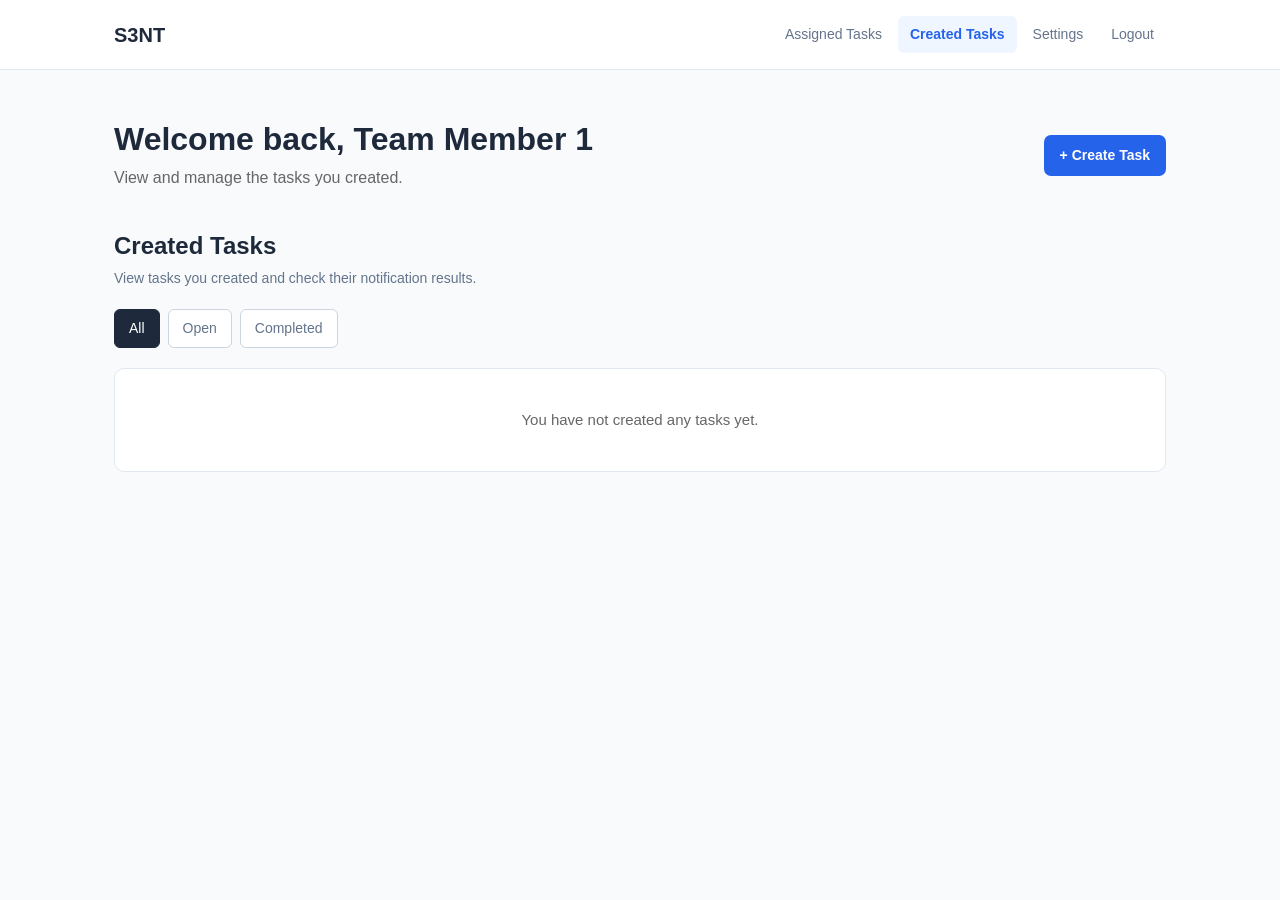
<file: frontend/created-tasks.html>
<!DOCTYPE html>
<html lang="en">
<head>
<meta charset="UTF-8">
<meta name="viewport" content="width=device-width, initial-scale=1.0">
<title>Created Tasks | S3NT</title>
<link rel="stylesheet" href="css/style.css">
</head>
<body>

<header class="navbar">

<div class="navbar-container">
    
<a href="dashboard.html" class="logo">S3NT</a>
<nav class="nav-links">
<a href="dashboard.html" class="nav-link">Assigned Tasks</a>
<a href="created-tasks.html" class="nav-link active">Created Tasks</a>
<a href="settings.html" class="nav-link">Settings</a>
<button id="logout-button" class="nav-link logout-button" type="button">Logout</button>

</nav>

</div>

</header>

<main class="dashboard-container">

<section class="dashboard-header">

<div>

<h1>Welcome back, <span id="user-name">User</span></h1>
<p>View and manage the tasks you created.</p>

</div>
<button id="create-task-button" class="primary-button" type="button">+ Create Task</button>

</section>

<section class="tasks-section">

<div class="section-header">
<div>

<h2>Created Tasks</h2>
<p>View tasks you created and check their notification results.</p>

</div>

</div>

<div class="task-filters">

<button class="filter-button active" data-filter="all" type="button">All</button>
<button class="filter-button" data-filter="open" type="button">Open</button>
<button class="filter-button" data-filter="complete" type="button">Completed</button>

</div>

<div id="task-list" class="task-list"></div>

<button id="load-more" type="button">Load More</button>

<div id="live-region" aria-live="polite"></div>

</section>

</main>

<!-- Notification Outcome Modal -->
<div id="notification-modal" class="modal hidden">
    <div class="modal-content notification-modal-content">

        <div class="modal-header">
            <div>
                <h2>Notification Outcome</h2>
                <p>View the email notification result for this task.</p>
            </div>

            <button
                id="close-notification-modal"
                class="close-button"
                type="button"
            >
                &times;
            </button>
        </div>

        <div class="notification-result">
            <p id="notification-status"></p>
        </div>

        <div class="modal-actions">
            <button
                id="close-notification-button"
                class="secondary-button"
                type="button"
            >
                Close
            </button>
        </div>

    </div>
</div>

<script src="js/auth.js"></script>

<script src="js/created-tasks.js"></script>

</body>

</html>
</file>
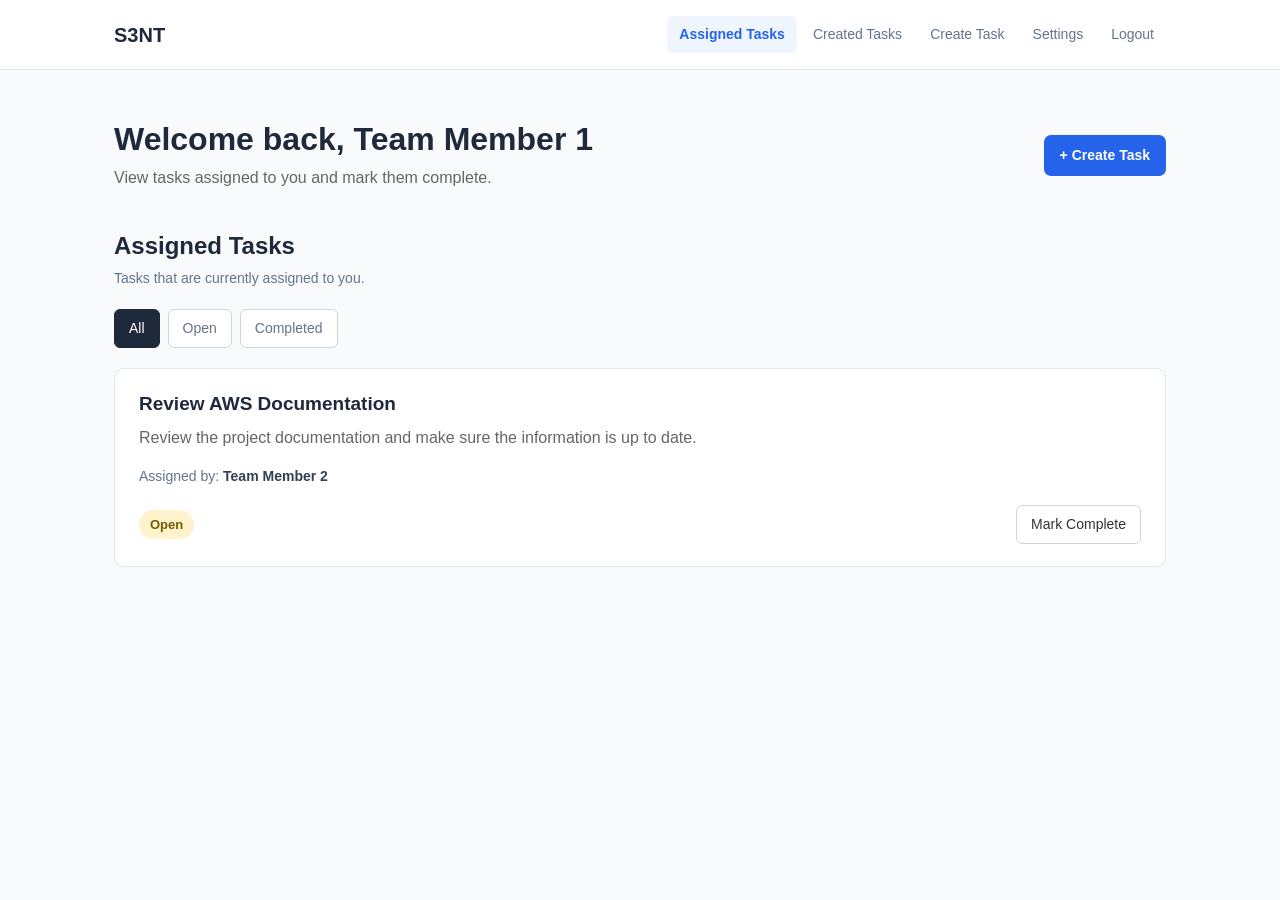
<file: frontend/dashboard.html>
<!DOCTYPE html>
<html lang="en">
<head>
    <meta charset="UTF-8">
    <meta name="viewport" content="width=device-width, initial-scale=1.0">
    <title>Assigned Tasks | S3NT</title>
    <link rel="stylesheet" href="css/style.css">
</head>
<body>

    <!-- Navigation Bar -->
    <header class="navbar">
        <div class="navbar-container">
            <a href="dashboard.html" class="logo">S3NT</a>

            <nav class="nav-links">
                <a href="dashboard.html" class="nav-link active">Assigned Tasks</a>
                <a href="created-tasks.html" class="nav-link">Created Tasks</a>
                <a href="#" id="nav-create-task" class="nav-link">Create Task</a>
                <a href="settings.html" class="nav-link">Settings</a>
                <button id="logout-button" class="nav-link logout-button" type="button">Logout</button>
            </nav>
        </div>
    </header>

    <main class="dashboard-container">

        <!-- Dashboard Header -->
        <section class="dashboard-header">
            <div>
                <h1>Welcome back, <span id="user-name">User</span></h1>
                <p>View tasks assigned to you and mark them complete.</p>
            </div>

            <button id="create-task-button" class="primary-button" type="button">
                + Create Task
            </button>
        </section>

        <div id="live-region" aria-live="polite"></div>


        <!-- Assigned Tasks -->
        <section class="tasks-section">
            <div class="section-header">
                <div>
                    <h2>Assigned Tasks</h2>
                    <p>Tasks that are currently assigned to you.</p>
                </div>
            </div>

            <!-- Task Filters -->
            <div class="task-filters">
                <button class="filter-button active" data-filter="all" type="button">All</button>
                <button class="filter-button" data-filter="open" type="button">Open</button>
                <button class="filter-button" data-filter="complete" type="button">Completed</button>
            </div>

            <!-- Task List -->
            <div id="task-list" class="task-list"></div>
            <!-- Load More Button -->
            <button id="load-more" class="secondary-button" type="button">
                Load more
            </button>
        </section>
    </main>

    <!-- Create Task Modal -->
    <div id="create-task-modal" class="modal hidden">
        <div class="modal-content">
            <div class="modal-header">
                <div>
                    <h2>Create Task</h2>
                    <p>Create a task and assign it to a team member.</p>
                </div>

                <button id="close-modal-button" class="close-button" type="button">&times;</button>
            </div>

            <form id="create-task-form">
                <div class="form-group">
                    <label for="task-title">Title</label>
                    <input type="text" id="task-title" name="title" placeholder="Enter task title">
                    <p id="title-error" class="field-error"></p>
                </div>

                <div class="form-group">
                    <label for="task-details">Description</label>
                    <textarea id="task-details" name="description" rows="6" placeholder="Describe the task"></textarea>
                    <p id="description-error" class="field-error"></p>
                </div>

                <div class="form-group">
                    <label for="assignee">Assignee</label>
                    <select id="assignee" name="assignee">
                        <option value="">Select a team member</option>
                    </select>
                    <p id="assignee-error" class="field-error"></p>
                </div>

                <div class="modal-actions">
                    <button type="button" id="cancel-task-button" class="secondary-button">Cancel</button>
                    <button type="submit" class="primary-button">Create Task</button>
                </div>
            </form>
        </div>
    </div>

    <script src="js/auth.js"></script>
    <script src="js/dashboard.js"></script>
</body>
</html>
</file>
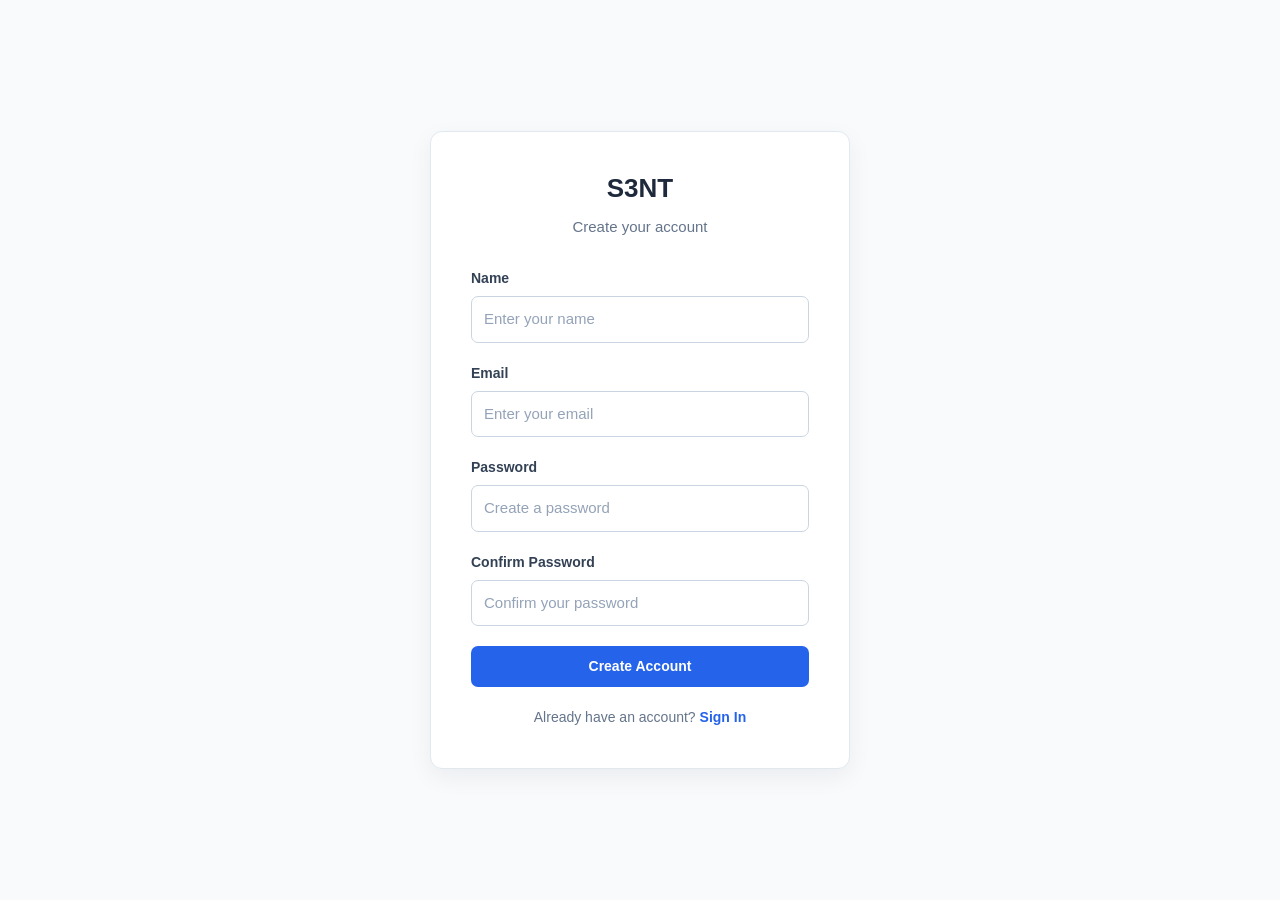
<file: frontend/signup.html>
<!DOCTYPE html>
<html lang="en">
<head>
    <meta charset="UTF-8">
    <meta name="viewport" content="width=device-width, initial-scale=1.0">
    <title>Sign Up | S3NT</title>

    <link rel="stylesheet" href="css/style.css">
</head>
<body>
    <main class="auth-container">
        <section class="auth-card">
            <h1>S3NT</h1>
            <p class="subtitle">Create your account</p>

            <form id="signup-form">
                <div class="form-group">
                    <label for="display-name">Name</label>
                    <input type="text" id="display-name" name="display-name" placeholder="Enter your name" required>                    
                </div>

                <div class="form-group">
                    <label for="email">Email</label>
                    <input type="email" id="email" name="email" placeholder="Enter your email" required>
                </div>
                
                <div class="form-group">
                    <label for="password">Password</label>
                    <input type="password" id="password" name="password" placeholder="Create a password" required>
                </div>

                <div class="form-group">
                    <label for="confirm-password">Confirm Password</label>
                    <input type="password" id="confirm-password" name="confirm-password" placeholder="Confirm your password" required>
                </div>
                 
                <button type="submit" class="auth-submit primary-button">Create Account</button>

            </form>
            <p class="auth-link">
                Already have an account?
                <a href="index.html">Sign In</a>
            </p>

        </section>
    </main>

    <script src="js/auth.js"></script>
    
</body>
</html>
</file>
<file: frontend/css/style.css>
* {
    box-sizing: border-box;
    margin: 0;
    padding: 0;
}

html {
    scroll-behavior: smooth;
}

body {
    font-family: "Segoe UI", Tahoma, Geneva, Verdana, sans-serif;
    background-color: #F8FAFC;
    color: #1E293B;
    line-height: 1.5;
}

button,
input,
textarea,
select {
    font: inherit;
}

button {
    cursor: pointer;
}

a {
    color: inherit;
}

/* =========================================================
   AUTHENTICATION
========================================================= */

.auth-container {
    min-height: 100vh;
    display: flex;
    justify-content: center;
    align-items: center;
    padding: 24px;
}

.auth-card {
    width: 100%;
    max-width: 420px;
    padding: 40px;
    background-color: #FFFFFF;
    border: 1px solid #E2E8F0;
    border-radius: 12px;
    box-shadow: 0 8px 24px rgba(15, 23, 42, 0.06);
}

.auth-card h1 {
    margin-bottom: 10px;
    text-align: center;
    color: #1E293B;
    font-size: 26px;
    line-height: 1.3;
}

.subtitle {
    margin-bottom: 30px;
    color: #64748B;
    text-align: center;
    font-size: 15px;
}

/* =========================================================
   FORM
========================================================= */

.form-group {
    margin-bottom: 20px;
}

.form-group label {
    display: block;
    margin-bottom: 7px;
    color: #334155;
    font-size: 14px;
    font-weight: 600;
}

.form-group input,
.form-group textarea,
.form-group select {
    width: 100%;
    padding: 11px 12px;
    border: 1px solid #CBD5E1;
    border-radius: 7px;
    background-color: #FFFFFF;
    color: #1E293B;
    font-family: inherit;
    font-size: 15px;
    transition: border-color 0.2s ease, box-shadow 0.2s ease;
}

.form-group input::placeholder,
.form-group textarea::placeholder {
    color: #94A3B8;
}

.form-group input:focus,
.form-group textarea:focus,
.form-group select:focus {
    outline: none;
    border-color: #2563EB;
    box-shadow: 0 0 0 3px rgba(37, 99, 235, 0.10);
}

.form-group textarea {
    min-height: 120px;
    resize: vertical;
}

/* =========================================================
   BUTTONS
========================================================= */

.primary-button {
    display: inline-flex;
    align-items: center;
    justify-content: center;
    width: auto;
    padding: 10px 16px;
    border: none;
    border-radius: 7px;
    background-color: #2563EB;
    color: #FFFFFF;
    font-family: inherit;
    font-size: 14px;
    font-weight: 600;
    cursor: pointer;
    transition: background-color 0.2s ease, box-shadow 0.2s ease, transform 0.1s ease;
}

.primary-button:hover {
    background-color: #1D4ED8;
    box-shadow: 0 2px 6px rgba(37, 99, 235, 0.20);
}

.primary-button:active {
    transform: translateY(1px);
}

.auth-submit {
    width: 100%;
}

.secondary-button {
    display: inline-flex;
    align-items: center;
    justify-content: center;
    padding: 10px 16px;
    border: 1px solid #CBD5E1;
    border-radius: 7px;
    background-color: #FFFFFF;
    color: #334155;
    font-family: inherit;
    font-size: 14px;
    font-weight: 500;
    cursor: pointer;
    transition: background-color 0.2s ease, border-color 0.2s ease;
}

.secondary-button:hover {
    background-color: #F1F5F9;
    border-color: #94A3B8;
}

.auth-link {
    margin-top: 20px;
    color: #64748B;
    text-align: center;
    font-size: 14px;
}

.auth-link a {
    color: #2563EB;
    text-decoration: none;
    font-weight: 600;
}

.auth-link a:hover {
    color: #1D4ED8;
    text-decoration: underline;
}

/* =========================================================
   NAVIGATION BAR
========================================================= */

.navbar {
    background-color: #FFFFFF;
    border-bottom: 1px solid #E2E8F0;
}

.navbar-container {
    max-width: 1100px;
    margin: 0 auto;
    padding: 16px 24px;
    display: flex;
    align-items: center;
    justify-content: space-between;
    gap: 20px;
}

.logo {
    color: #1E293B;
    text-decoration: none;
    font-size: 20px;
    font-weight: 700;
    white-space: nowrap;
}

.nav-links {
    display: flex;
    align-items: center;
    gap: 4px;
}

.nav-link,
.logout-button {
    display: inline-flex;
    align-items: center;
    justify-content: center;
    padding: 8px 12px;
    border: none;
    border-radius: 6px;
    background-color: transparent;
    color: #64748B;
    text-decoration: none;
    font-family: inherit;
    font-size: 14px;
    font-weight: 500;
    cursor: pointer;
    transition: background-color 0.2s ease, color 0.2s ease;
}

.nav-link:hover,
.logout-button:hover {
    background-color: #EFF6FF;
    color: #2563EB;
}

.nav-link.active {
    background-color: #EFF6FF;
    color: #2563EB;
    font-weight: 600;
}

/* =========================================================
   DASHBOARD
========================================================= */

.dashboard-container {
    width: 100%;
    max-width: 1100px;
    margin: 0 auto;
    padding: 50px 24px 70px;
}

/* =========================================================
   DASHBOARD HEADER
========================================================= */

.dashboard-header {
    display: flex;
    align-items: center;
    gap: 40px;
    margin-bottom: 40px;
}

.dashboard-header > div {
    flex: 1;
}

.dashboard-header h1 {
    margin-bottom: 8px;
    font-size: 32px;
    line-height: 1.2;
}

.dashboard-header p {
    color: #666666;
    font-size: 16px;
}

/* =========================================================
   TASKS SECTION
========================================================= */

.tasks-section {
    margin-top: 10px;
}

.section-header {
    margin-bottom: 20px;
}

.section-header h2 {
    margin-bottom: 6px;
    color: #1E293B;
    font-size: 24px;
    line-height: 1.3;
}

.section-header p {
    color: #64748B;
    font-size: 14px;
}

/* =========================================================
   TASK FILTERS
========================================================= */

.task-filters {
    display: flex;
    flex-wrap: wrap;
    gap: 8px;
    margin-bottom: 20px;
}

.filter-button {
    display: inline-flex;
    align-items: center;
    justify-content: center;
    padding: 8px 14px;
    border: 1px solid #CBD5E1;
    border-radius: 6px;
    background-color: #FFFFFF;
    color: #64748B;
    font-family: inherit;
    font-size: 14px;
    font-weight: 500;
    cursor: pointer;
    transition: background-color 0.2s ease, border-color 0.2s ease, color 0.2s ease;
}

.filter-button:hover {
    background-color: #F1F5F9;
    border-color: #94A3B8;
    color: #334155;
}

.filter-button.active {
    background-color: #1E293B;
    border-color: #1E293B;
    color: #FFFFFF;
}


/* =========================================================
   TASK LIST
========================================================= */

.task-list {
    display: flex;
    flex-direction: column;
    gap: 16px;
}


/* =========================================================
   TASK CARD
========================================================= */

.task-card {
    position: relative;
    background-color: #FFFFFF;
    border: 1px solid #E2E8F0;
    border-radius: 10px;
    padding: 22px 24px;
    display: flex;
    flex-direction: column;
    gap: 0;
    transition: box-shadow 0.2s ease, transform 0.2s ease;
}

.task-card:hover {
    box-shadow: 0 5px 16px rgba(15, 23, 42, 0.07);
    transform: translateY(-1px);
}

.task-card-main {
    width: 100%;
    min-width: 0;
}


/* =========================================================
   TASK CARD HEADER
========================================================= */

.task-card-header {
    display: flex;
    align-items: flex-start;
    width: 100%;
    padding-right: 40px;
}

.task-card h3 {
    margin-bottom: 9px;
    color: #1E293B;
    font-size: 19px;
    line-height: 1.4;
}

.task-description {
    margin-bottom: 16px;
    color: #666666;
    line-height: 1.5;
}

.empty-task-message {
    padding: 40px 20px;
    text-align: center;
    background-color: #FFFFFF;
    border: 1px solid #E2E8F0;
    border-radius: 10px;
    color: #666666;
    font-size: 15px;
}


/* =========================================================
   TASK DETAILS
========================================================= */

.task-details {
    display: flex;
    align-items: center;
    gap: 6px;
    margin-top: 4px;
    color: #64748B;
    font-size: 14px;
}

.task-details strong {
    color: #334155;
    font-weight: 600;
}


/* =========================================================
   TASK ACTIONS
========================================================= */

.task-card-actions {
    display: flex;
    align-items: center;
    justify-content: space-between;
    width: 100%;
    margin-top: 18px;
}


/* =========================================================
   STATUS BADGES
========================================================= */

.status-badge {
    display: inline-flex;
    align-items: center;
    padding: 5px 11px;
    border-radius: 20px;
    font-size: 13px;
    font-weight: 600;
}

.status-badge.open {
    background-color: #FFF3CD;
    color: #765B00;
}

.status-badge.complete {
    background-color: #D1E7DD;
    color: #24543D;
}


/* =========================================================
   COMPLETE BUTTON
========================================================= */

.complete-button {
    padding: 8px 14px;
    border: 1px solid #D1D5DB;
    border-radius: 6px;
    background-color: #FFFFFF;
    color: #333333;
    font-family: inherit;
    font-size: 14px;
    font-weight: 500;
    cursor: pointer;
    transition: background-color 0.2s ease, border-color 0.2s ease, color 0.2s ease;
}

.complete-button:hover {
    background-color: #F1F5F9;
    border-color: #94A3B8;
}


/* =========================================================
   TASK THREE-DOT MENU
========================================================= */

.task-menu {
    position: absolute;
    top: 18px;
    right: 18px;
}

.task-menu-button {
    width: 34px;
    height: 34px;
    display: flex;
    align-items: center;
    justify-content: center;
    border: none;
    background-color: transparent;
    border-radius: 6px;
    color: #666666;
    font-size: 22px;
    line-height: 1;
    cursor: pointer;
    transition: background-color 0.2s ease, color 0.2s ease;
}

.task-menu-button:hover {
    background-color: #F1F5F9;
    color: #1E293B;
}

.task-menu-button:focus-visible {
    outline: 2px solid #2563EB;
    outline-offset: 2px;
}


/* =========================================================
   TASK MENU DROPDOWN
========================================================= */

.task-menu-dropdown {
    position: absolute;
    top: 38px;
    right: 0;
    z-index: 10;
    width: 130px;
    padding: 5px;
    background-color: #FFFFFF;
    border: 1px solid #E2E8F0;
    border-radius: 8px;
    box-shadow: 0 8px 20px rgba(15, 23, 42, 0.10);
}

.task-menu-dropdown.hidden {
    display: none;
}

.task-menu-dropdown:not(.hidden) {
    display: block;
}

.task-menu-dropdown button {
    width: 100%;
    padding: 9px 10px;
    border: none;
    border-radius: 5px;
    background-color: transparent;
    color: #334155;
    text-align: left;
    font-family: inherit;
    font-size: 14px;
    font-weight: 500;
    cursor: pointer;
    transition: background-color 0.15s ease, color 0.15s ease;
}

.task-menu-dropdown button:hover {
    background-color: #F1F5F9;
}

.task-menu-dropdown button.delete-task:hover {
    background-color: #FEF2F2;
    color: #DC2626;
}


/* =========================================================
   CREATE TASK MODAL
========================================================= */

.modal {
    position: fixed;
    inset: 0;
    z-index: 100;
    display: flex;
    align-items: center;
    justify-content: center;
    padding: 20px;
    background-color: rgba(15, 23, 42, 0.45);
}

.modal.hidden {
    display: none;
}

.modal-content {
    width: 100%;
    max-width: 500px;
    max-height: 90vh;
    overflow-y: auto;
    padding: 30px;
    background-color: #FFFFFF;
    border: 1px solid #E2E8F0;
    border-radius: 12px;
    box-shadow: 0 15px 40px rgba(15, 23, 42, 0.15);
}


/* =========================================================
   MODAL HEADER
========================================================= */

.modal-header {
    display: flex;
    align-items: flex-start;
    justify-content: space-between;
    gap: 20px;
    margin-bottom: 25px;
}

.modal-header h2 {
    margin-bottom: 6px;
    color: #1E293B;
    font-size: 23px;
    line-height: 1.3;
}

.modal-header p {
    color: #64748B;
    font-size: 14px;
    line-height: 1.4;
}

.close-button {
    width: 32px;
    height: 32px;
    display: inline-flex;
    align-items: center;
    justify-content: center;
    flex-shrink: 0;
    border: none;
    border-radius: 6px;
    background-color: transparent;
    color: #64748B;
    font-size: 26px;
    line-height: 1;
    cursor: pointer;
    transition: background-color 0.2s ease, color 0.2s ease;
}

.close-button:hover {
    background-color: #F1F5F9;
    color: #1E293B;
}


/* =========================================================
   MODAL ACTIONS
========================================================= */

.modal-actions {
    display: flex;
    justify-content: flex-end;
    gap: 10px;
    margin-top: 28px;
}

/* =========================================================
   SETTINGS
========================================================= */

.settings-container {
    width: 100%;
    max-width: 800px;
    margin: 0 auto;
    padding: 50px 24px 70px;
}

/* =========================================================
   SETTINGS HEADER
========================================================= */

.settings-header {
    margin-bottom: 30px;
}

.settings-header h1 {
    margin-bottom: 8px;
    color: #1E293B;
    font-size: 32px;
    line-height: 1.2;
}

.settings-header p {
    color: #64748B;
    font-size: 16px;
}


/* =========================================================
   SETTINGS CARD
========================================================= */

.settings-card {
    background-color: #FFFFFF;
    border: 1px solid #E2E8F0;
    border-radius: 10px;
    padding: 28px;
}

/* =========================================================
   SETTINGS CARD HEADER
========================================================= */

.settings-card-header {
    padding-bottom: 24px;
    border-bottom: 1px solid #E2E8F0;
}

.settings-card-header h2 {
    margin-bottom: 7px;
    color: #1E293B;
    font-size: 20px;
    line-height: 1.3;
}

.settings-card-header p {
    color: #64748B;
    font-size: 14px;
    line-height: 1.5;
}


/* =========================================================
   NOTIFICATION SETTING
========================================================= */

.notification-setting {
    display: flex;
    align-items: center;
    justify-content: space-between;
    gap: 25px;
    padding: 25px 0;
}

.notification-info {
    flex: 1;
}

.notification-info h3 {
    margin-bottom: 6px;
    color: #1E293B;
    font-size: 17px;
}

.notification-info p {
    color: #64748B;
    font-size: 14px;
    line-height: 1.5;
}


/* =========================================================
   TOGGLE
========================================================= */

.toggle-container {
    display: flex;
    align-items: center;
    gap: 10px;
    flex-shrink: 0;
}

.toggle {
    position: relative;
    display: inline-block;
    width: 50px;
    height: 28px;
    flex-shrink: 0;
}

.toggle input {
    width: 0;
    height: 0;
    opacity: 0;
}

.toggle-slider {
    position: absolute;
    inset: 0;
    background-color: #CBD5E1;
    border-radius: 28px;
    cursor: pointer;
    transition: background-color 0.2s ease;
}

.toggle input:checked + .toggle-slider {
    background-color: #2563EB;
}

.toggle-slider::before {
    content: "";
    position: absolute;
    width: 22px;
    height: 22px;
    left: 3px;
    top: 3px;
    background-color: #FFFFFF;
    border-radius: 50%;
    box-shadow: 0 1px 3px rgba(15, 23, 42, 0.20);
    transition: transform 0.2s ease;
}

.toggle input:checked + .toggle-slider::before {
    transform: translateX(22px);
}

.toggle input:focus-visible + .toggle-slider {
    outline: 2px solid #2563EB;
    outline-offset: 2px;
}


/* =========================================================
   TOGGLE STATUS
========================================================= */

.toggle-status {
    min-width: 28px;
    color: #64748B;
    font-size: 13px;
    font-weight: 700;
    text-align: right;
}

/* =========================================================
   SETTINGS ACTIONS
========================================================= */

.settings-actions {
    display: flex;
    justify-content: flex-end;
    padding-top: 20px;
    border-top: 1px solid #E2E8F0;
}

.settings-actions .primary-button {
    width: auto;
}


/* =========================================================
   SETTINGS MESSAGE
========================================================= */

.settings-message {
    margin-top: 15px;
    color: #166534;
    font-size: 14px;
    text-align: right;
}

/* =========================================================
   NOTIFICATION OUTCOME MODAL
========================================================= */

.notification-modal-content {
    max-width: 500px;
}

.notification-result {
    padding: 18px;
    background-color: #F8FAFC;
    border: 1px solid #E2E8F0;
    border-radius: 8px;
    margin-bottom: 20px;
}

.notification-result p {
    margin: 0;
    color: #334155;
    font-size: 15px;
    line-height: 1.6;
}

/* =========================================================
   FORM VALIDATION
========================================================= */

.field-error {
    margin: 6px 0 0;
    color: #DC2626;
    font-size: 13px;
    line-height: 1.4;
}

/* =========================================
   Error Message
========================================= */

.error-message {
    position: fixed;
    top: 40%;
    left: 50%;
    transform: translate(-50%, -50%);
    z-index: 1000;

    padding: 12px 18px;
    background-color: #FEF2F2;
    color: #B91C1C;
    border: 1px solid #FECACA;
    border-radius: 6px;
    font-size: 14px;
    font-weight: 500;
    box-shadow: 0 4px 12px rgba(0, 0, 0, 0.10);
}

/* =========================================
   Success Message
========================================= */

.success-message {
    position: fixed;
    top: 40%;
    left: 50%;
    transform: translate(-50%, -50%);
    z-index: 1000;

    padding: 12px 18px;
    background-color: #F0FDF4;
    color: #15803D;
    border: 1px solid #BBF7D0;
    border-radius: 6px;
    font-size: 14px;
    font-weight: 500;
    box-shadow: 0 4px 12px rgba(0, 0, 0, 0.10);
}

/* =========================================
   Load More Button
========================================= */

#load-more {
    display: block;
    margin: 24px auto 0;
    padding: 10px 22px;
    background-color: #FFFFFF;
    color: #2563EB;
    border: 1px solid #2563EB;
    border-radius: 6px;
    font-size: 14px;
    font-weight: 600;
    cursor: pointer;
    transition: background-color 0.2s ease, color 0.2s ease;
}

#load-more:hover {
    background-color: #2563EB;
    color: #FFFFFF;
}

#load-more:focus {
    outline: 2px solid #93C5FD;
    outline-offset: 2px;
}


/* =========================
   RESPONSIVE
   ========================= */

@media (max-width: 768px) {
    .navbar-container {
        padding: 14px 18px;
    }

    .dashboard-container,
    .settings-container {
        padding: 35px 18px 50px;
    }

    .dashboard-header {
        gap: 16px;
    }

    .task-card {
        padding: 20px;
    }

    .task-card-actions {
        flex-direction: row;
        align-items: center;
        justify-content: space-between;
    }

    .notification-setting {
        gap: 18px;
    }
}

@media (max-width: 600px) {
    /* Auth */
    .auth-container {
        padding: 16px;
    }

    .auth-card {
        padding: 28px 20px;
        border-radius: 10px;
    }

    .auth-card h1 {
        font-size: 24px;
    }


    /* Navbar */
    .navbar-container {
        padding: 12px 16px;
        gap: 10px;
    }

    .nav-links {
        gap: 2px;
        flex-wrap: wrap;
        justify-content: flex-end;
    }

    .nav-link,
    .logout-button {
        padding: 7px 9px;
        font-size: 13px;
    }


    /* Dashboard */
    .dashboard-container,
    .settings-container {
        padding: 30px 16px 45px;
    }

    .dashboard-header {
        flex-direction: column;
        align-items: flex-start;
        gap: 10px;
        margin-bottom: 30px;
    }

    .dashboard-header h1,
    .settings-header h1 {
        font-size: 27px;
    }

    .dashboard-header p,
    .settings-header p {
        font-size: 15px;
    }


    /* Tasks */
    .section-header h2 {
        font-size: 21px;
    }

    .task-filters {
        gap: 6px;
    }

    .filter-button {
        padding: 8px 11px;
        font-size: 13px;
    }

    .task-card {
        padding: 18px;
        border-radius: 9px;
    }

    .task-card-header {
        padding-right: 35px;
    }

    .task-card h3 {
        font-size: 18px;
    }

    .task-description {
        font-size: 14px;
    }

    .task-details {
        flex-wrap: wrap;
        font-size: 13px;
    }

    .task-card-actions {
        flex-direction: column;
        align-items: stretch;
        gap: 12px;
        margin-top: 16px;
    }

    .task-card-actions .status-badge,
    .task-card-actions .complete-button {
        width: 100%;
        justify-content: center;
        text-align: center;
    }

    .complete-button {
        padding: 9px 14px;
    }

    .task-menu {
        top: 14px;
        right: 14px;
    }


    /* Modal */
    .modal {
        padding: 14px;
    }

    .modal-content {
        width: 100%;
        max-width: none;
        max-height: 92vh;
        padding: 22px 18px;
        border-radius: 10px;
    }

    .modal-header {
        gap: 12px;
        margin-bottom: 22px;
    }

    .modal-header h2 {
        font-size: 21px;
    }

    .modal-actions {
        flex-direction: column-reverse;
        gap: 8px;
    }

    .modal-actions button {
        width: 100%;
    }


    /* Settings */
    .settings-card {
        padding: 20px;
    }

    .notification-setting {
        flex-direction: column;
        align-items: flex-start;
        gap: 16px;
        padding: 22px 0;
    }

    .toggle-container {
        width: 100%;
        justify-content: space-between;
    }

    .settings-actions {
        justify-content: stretch;
    }

    .settings-actions .primary-button {
        width: 100%;
    }

    .settings-message {
        text-align: left;
    }


    /* Messages */
    .error-message,
    .success-message {
        width: calc(100% - 32px);
        max-width: 400px;
        text-align: center;
    }
}


@media (max-width: 480px) {
    /* Very small screens */

    .navbar-container {
        padding: 10px 12px;
        gap: 6px;
        flex-wrap: wrap;
    }

    .logo {
        font-size: 17px;
        flex-shrink: 0;
    }

    .nav-links {
        gap: 1px;
        flex: 1;
        min-width: 0;
        justify-content: flex-end;
    }

    .nav-link,
    .logout-button {
        padding: 6px 7px;
        font-size: 12px;
    }


    /* Dashboard */
    .dashboard-container,
    .settings-container {
        padding: 25px 14px 40px;
    }

    .dashboard-header h1,
    .settings-header h1 {
        font-size: 25px;
    }

    .section-header h2 {
        font-size: 20px;
    }


    /* Task filters */
    .task-filters {
        display: grid;
        grid-template-columns: repeat(2, 1fr);
        width: 100%;
    }

    .filter-button {
        width: 100%;
    }


    /* Task cards */
    .task-card {
        padding: 16px;
    }

    .task-card-header {
        padding-right: 32px;
    }

    .task-card h3 {
        font-size: 17px;
    }

    .task-description {
        font-size: 14px;
    }

    .task-details {
        align-items: flex-start;
        flex-direction: column;
        gap: 3px;
    }


    /* Settings */
    .settings-card {
        padding: 18px;
    }


    /* Auth */
    .auth-card {
        padding: 24px 18px;
    }


    /* Modal */
    .modal {
        padding: 10px;
    }

    .modal-content {
        padding: 20px 16px;
    }
}
</file>
